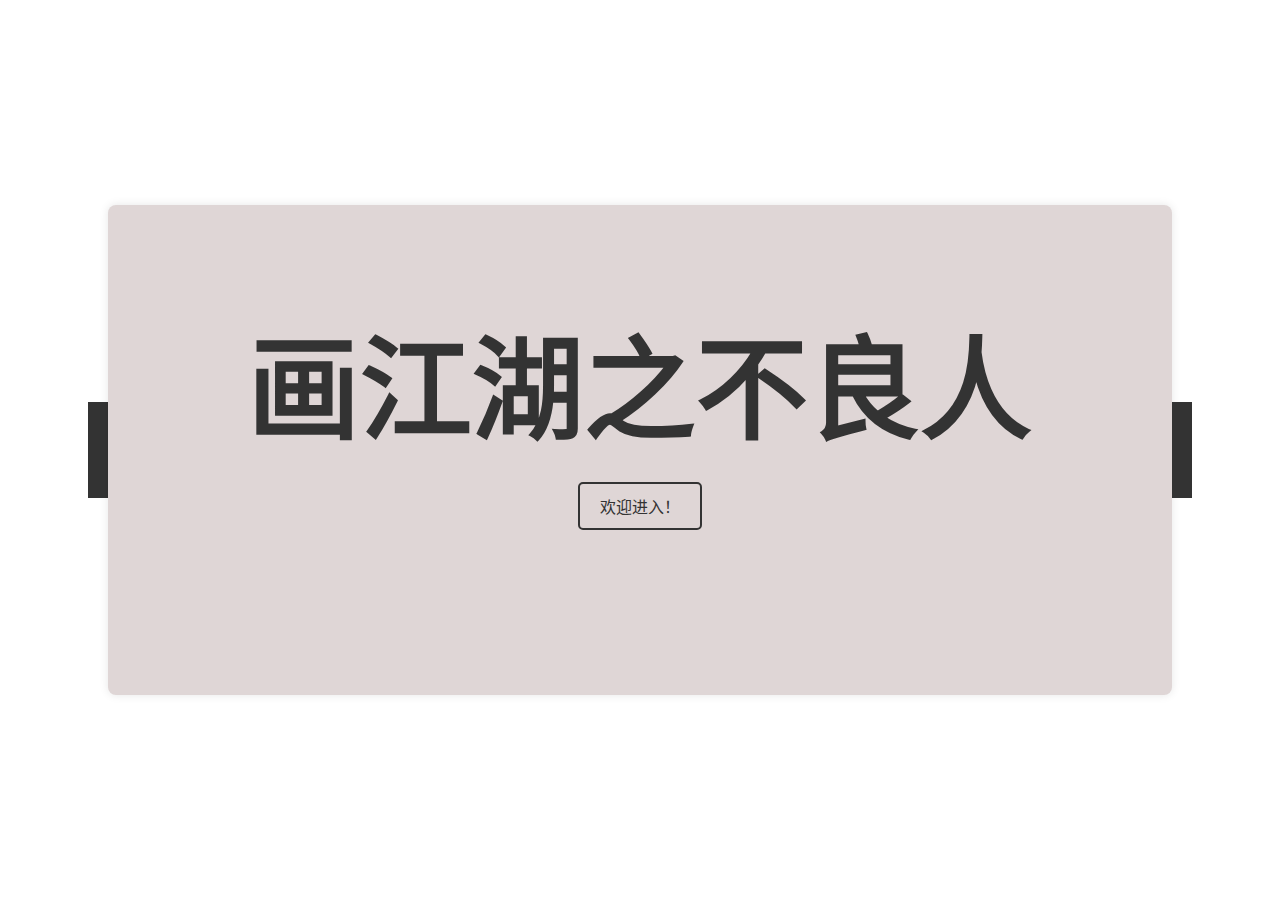
<file: index.html>
<!DOCTYPE html>
<html lang="zh-cn">
<head>
    <meta charset="UTF-8">
    <meta name="viewport" content="width=device-width, initial-scale=1.0">
    <title>我的主页</title>
    <link rel="stylesheet" href="css/index.css">
    <style>
        
    </style>
</head>
<body>
    <header>
        <h1> </h1>
    </header>
    <main>
        <h1>画江湖之不良人</h1>
        <a href="dongman1.html" class="dynamic-button">欢迎进入！</a>
    </main>
    <footer>
        <h1> </h1>
    </footer>
</body>
</html>
</file>
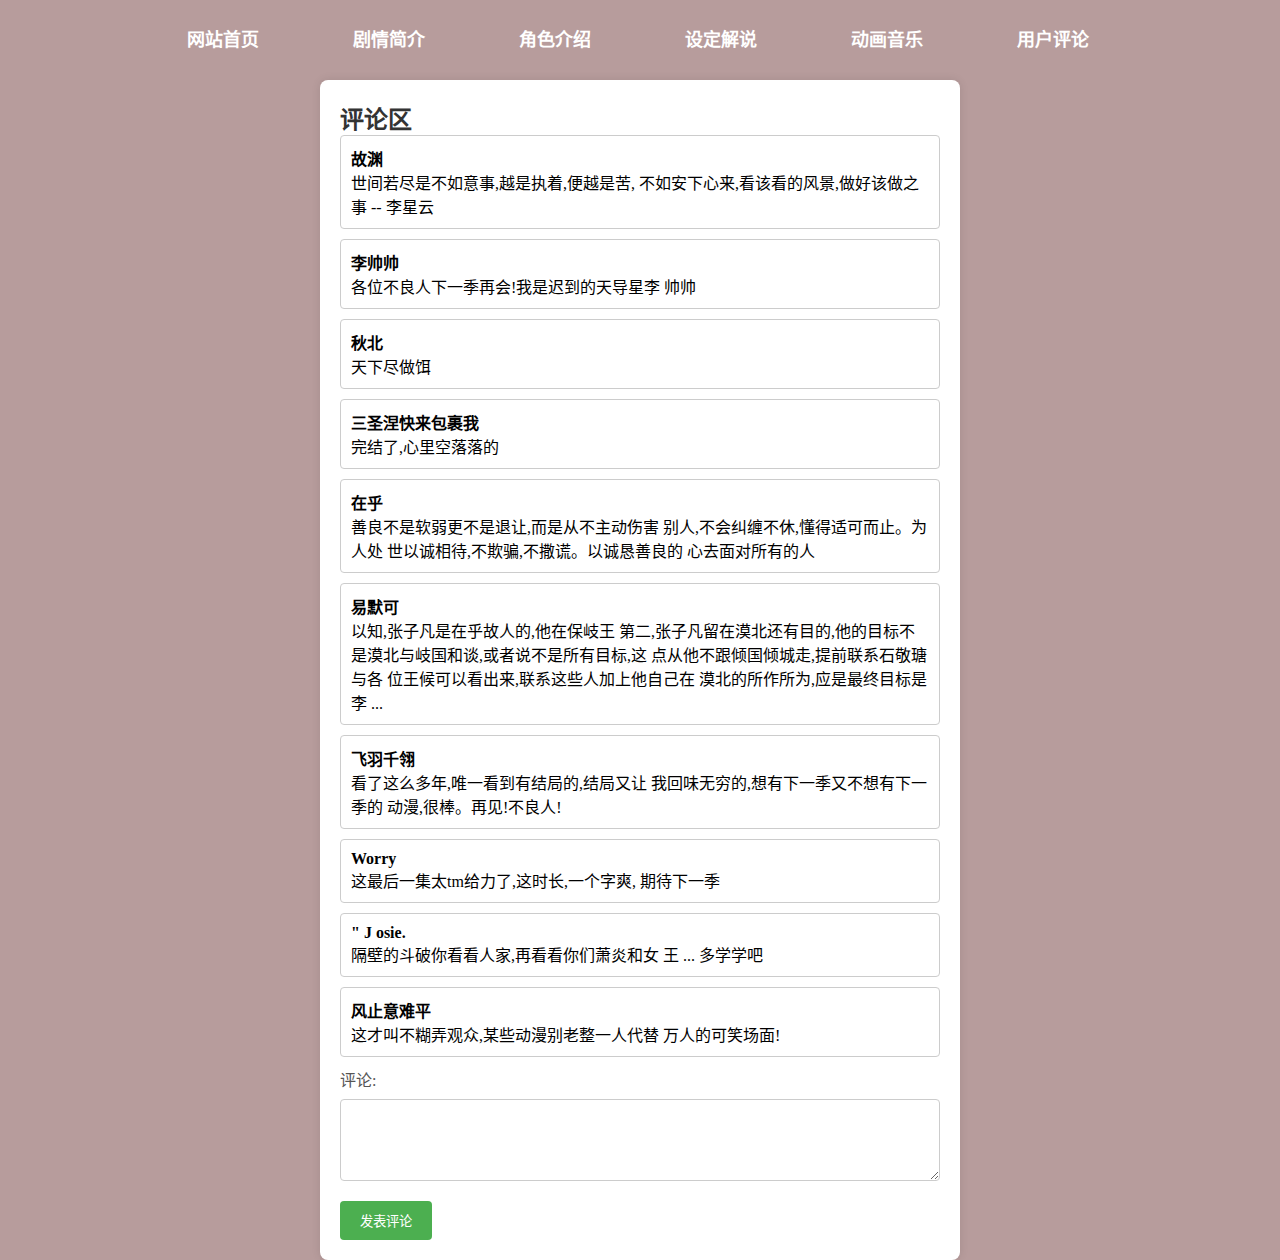
<file: comments.html>
<!DOCTYPE html>
<html lang="zh-cn">
<head>
    <meta charset="UTF-8">
    <meta name="viewport" content="width=device-width, initial-scale=1.0">
    <title>评论区页面</title>
    <link rel="stylesheet" href="dongman.css">
    <style>
        #comments {
            max-width: 600px;
            margin: auto;
            background-color: #fff;
            padding: 20px;
            box-shadow: 0 0 10px rgba(0, 0, 0, 0.1);
            border-radius: 8px;
        }

        h2 {
            color: #333;
        }

        label {
            display: block;
            margin-bottom: 8px;
            color: #555;
        }

        input,
        textarea {
            width: 100%;
            padding: 10px;
            margin-bottom: 16px;
            border: 1px solid #ccc;
            border-radius: 4px;
            box-sizing: border-box;
        }

        button {
            background-color: #4caf50;
            color: #fff;
            padding: 10px 20px;
            border: none;
            border-radius: 4px;
            cursor: pointer;
        }

        button:hover {
            background-color: #45a049;
        }

        .comment {
            border: 1px solid #ccc;
            padding: 10px;
            margin-bottom: 10px;
            border-radius: 4px;
            background-color: #fff;
        }
    </style>
</head>
<body>
<!-- 导航栏 -->
<div class="qb">
    <ul>
        <li><a href="index.html">网站首页</a></li>
        <li><a href="plot.html">剧情简介</a></li>
        <li><a href="dongman3.html">角色介绍</a></li>
        <li><a href="dongman4.html">设定解说</a></li>
        <li><a href="music.html">动画音乐</a></li>
        <li><a href="comments.html">用户评论</a></li>
    </ul>
</div>
<div id="comments">
    <h2>评论区</h2>

    <!-- 评论列表 -->
    <div id="commentList">
        <div class="comment"><strong>故渊</strong><br> 世间若尽是不如意事,越是执着,便越是苦,
            不如安下心来,看该看的风景,做好该做之
            事 -- 李星云</div>
        <div class="comment"><strong>李帅帅</strong><br> 各位不良人下一季再会!我是迟到的天导星李
            帅帅</div>
        <div class="comment"><strong>秋北</strong><br> 天下尽做饵</div>
        <div class="comment"><strong>三圣涅快来包裹我</strong><br> 完结了,心里空落落的</div>
        <div class="comment"><strong>在乎</strong><br> 善良不是软弱更不是退让,而是从不主动伤害
            别人,不会纠缠不休,懂得适可而止。为人处
            世以诚相待,不欺骗,不撒谎。以诚恳善良的
            心去面对所有的人</div>
        <div class="comment"><strong>易默可</strong><br> 以知,张子凡是在乎故人的,他在保岐王
            第二,张子凡留在漠北还有目的,他的目标不
            是漠北与岐国和谈,或者说不是所有目标,这
            点从他不跟倾国倾城走,提前联系石敬瑭与各
            位王候可以看出来,联系这些人加上他自己在
            漠北的所作所为,应是最终目标是李 ...</div>
        <div class="comment"><strong>飞羽千翎</strong><br> 看了这么多年,唯一看到有结局的,结局又让
            我回味无穷的,想有下一季又不想有下一季的
            动漫,很棒。再见!不良人!</div>
        <div class="comment"><strong>Worry</strong><br> 这最后一集太tm给力了,这时长,一个字爽,
            期待下一季</div>
        <div class="comment"><strong>" J osie.</strong><br> 隔壁的斗破你看看人家,再看看你们萧炎和女
            王 ... 多学学吧</div>
        <div class="comment"><strong>风止意难平</strong><br> 这才叫不糊弄观众,某些动漫别老整一人代替
            万人的可笑场面!</div>
    </div>

    <!-- 评论表单 -->
    <form id="commentForm">
        <label for="comment">评论:</label>
        <textarea id="comment" name="comment" rows="4" required></textarea>
        <br>
        <button type="button" onclick="addComment()">发表评论</button>
    </form>
</div>

<script>
    function addComment() {
        var name = "你";
        var comment = document.getElementById("comment").value;

        if (comment) {
            var commentList = document.getElementById("commentList");

            var newComment = document.createElement("div");
            newComment.classList.add("comment");
            newComment.innerHTML = "<strong>" + name + "</strong> <br>" + comment;

            // 插入新评论到评论列表的顶部
            if (commentList.firstChild) {
                commentList.insertBefore(newComment, commentList.firstChild);
            } else {
                commentList.appendChild(newComment);
            }

            // 清空表单
            document.getElementById("commentForm").reset();
        } else {
            alert("请填写评论内容。");
        }
    }
</script>

</body>
</html>
</file>
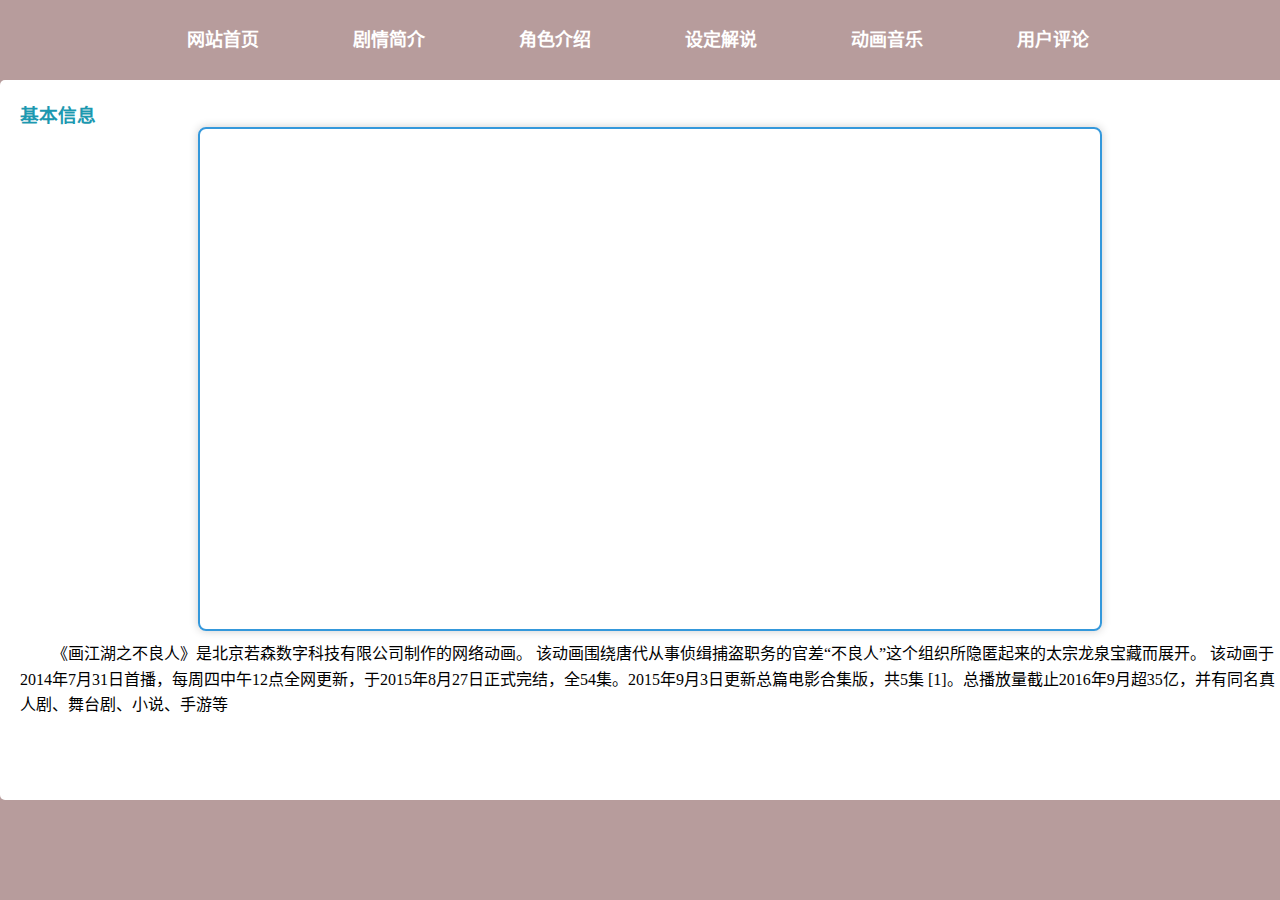
<file: dongman1.html>
<!DOCTYPE html>
<html lang="zh-cn">

<head>
    <meta charset="UTF-8">
    <meta http-equiv="X-UA-Compatible" content="IE=edge">
    <meta name="viewport" content="width=device-width, initial-scale=1.0">
    <title>网站首页</title>
    <link rel="stylesheet" href="dongman.css">
    <style>
        iframe {
            border: 2px solid #3498db;
            box-shadow: 0 0 10px rgba(0, 0, 0, 0.2);
            border-radius: 8px;
            margin: auto; /* 让 iframe 在父容器中水平居中 */
            display: block; /* 去除默认的 inline 元素样式，以使 margin: auto; 起作用 */
        }
    </style>
</head>

<body>
    <!-- 导航栏 -->
    <div class="qb">
        <ul>
            <li><a href="index.html">网站首页</a></li>
            <li><a href="plot.html">剧情简介</a></li>
            <li><a href="dongman3.html">角色介绍</a></li>
            <li><a href="dongman4.html">设定解说</a></li>
            <li><a href="music.html">动画音乐</a></li>
            <li><a href="comments.html">用户评论</a></li>
        </ul>
    </div>
    <div class="qb_1">
        <div class="qb_2">
            <h3>基本信息</h3>
            <iframe src="//player.bilibili.com/player.html?aid=382796660&bvid=BV1QZ4y1m7oe&cid=564140608&p=1&autoplay=0" width="900" height="500" frameborder="0"> </iframe>
            <p>《画江湖之不良人》是北京若森数字科技有限公司制作的网络动画。
                该动画围绕唐代从事侦缉捕盗职务的官差“不良人”这个组织所隐匿起来的太宗龙泉宝藏而展开。
                该动画于2014年7月31日首播，每周四中午12点全网更新，于2015年8月27日正式完结，全54集。2015年9月3日更新总篇电影合集版，共5集
                [1]。总播放量截止2016年9月超35亿，并有同名真人剧、舞台剧、小说、手游等
            </p>
        </div>
    </div>
</body>
</html>
</file>
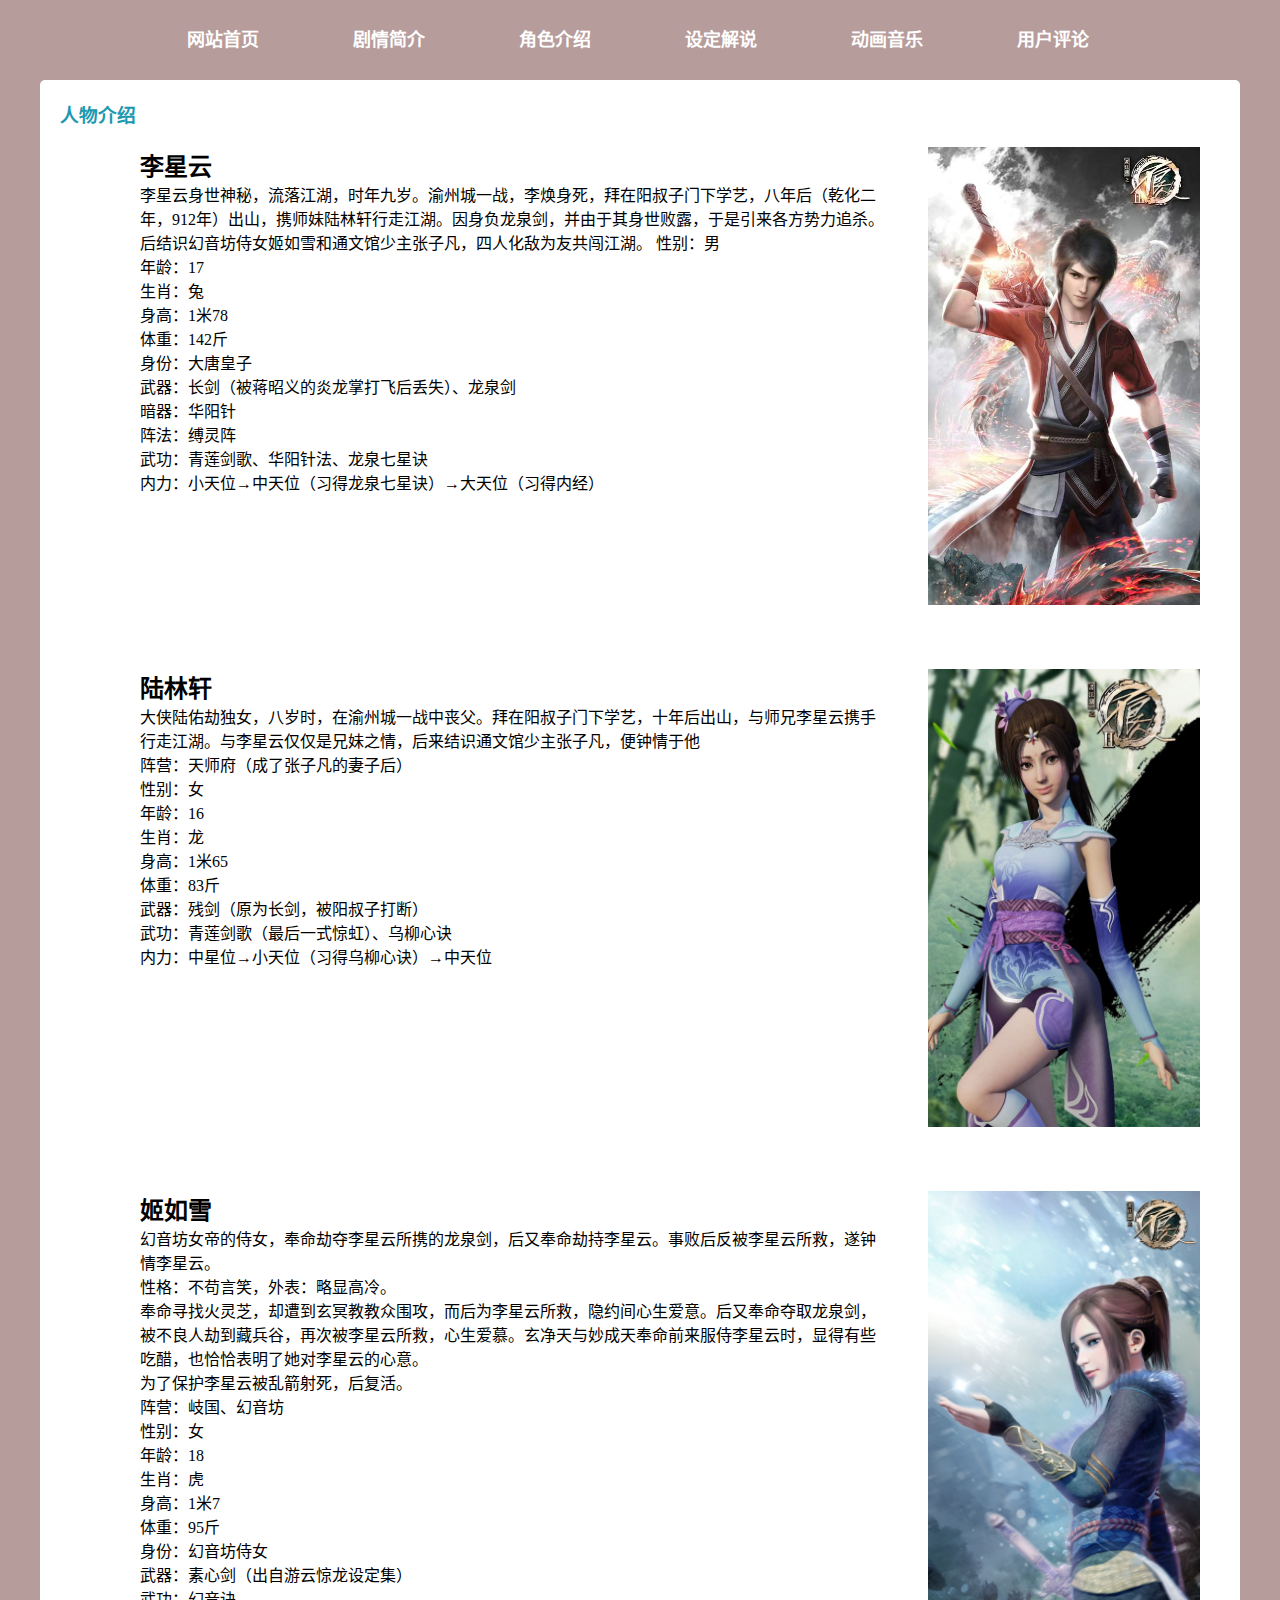
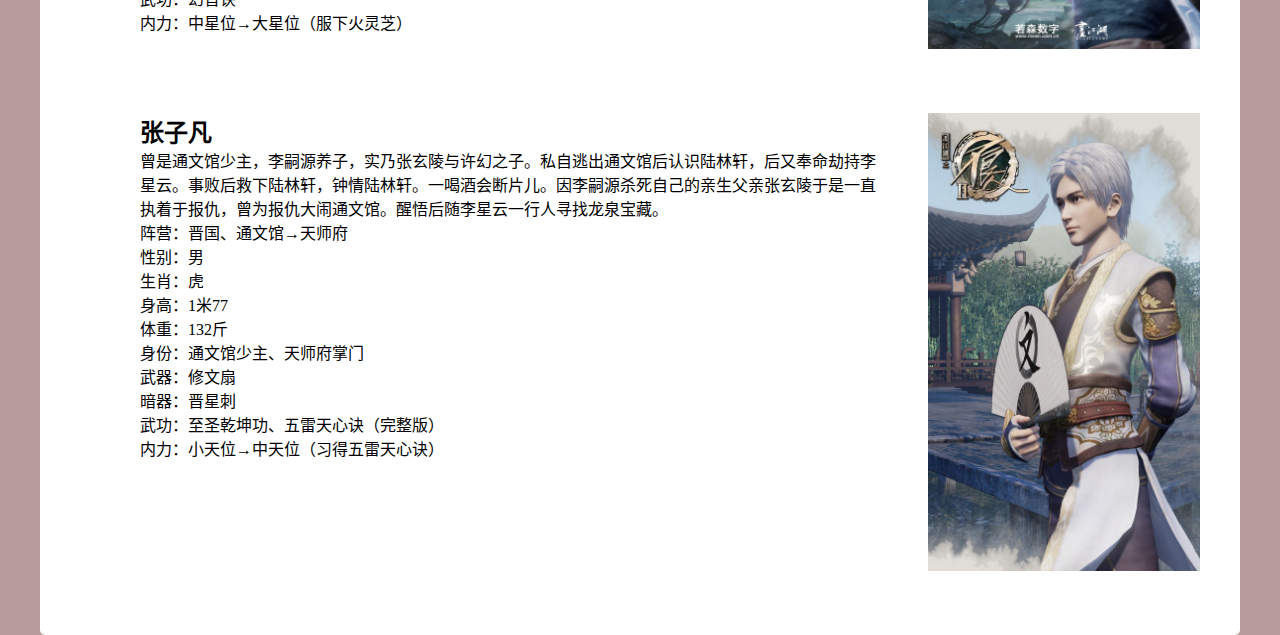
<file: dongman3.html>
<!DOCTYPE html>
<html lang="zh-cn">

<head>
    <meta charset="UTF-8">
    <meta http-equiv="X-UA-Compatible" content="IE=edge">
    <meta name="viewport" content="width=device-width, initial-scale=1.0">
    <title>人物角色</title>
    <link rel="stylesheet" href="dongman.css">
</head>

<body>
    <div class="qb">
        <ul>
            <li><a href="index.html">网站首页</a></li>
            <li><a href="plot.html">剧情简介</a></li>
            <li><a href="dongman3.html">角色介绍</a></li>
            <li><a href="dongman4.html">设定解说</a></li>
            <li><a href="music.html">动画音乐</a></li>
            <li><a href="comments.html">用户评论</a></li>
        </ul>
    </div>
    <div class="jues">
        <h3>人物介绍</h3>
        <ul>
            <li>
                <div class="character-container">
                    <div class="character-info">
                        <h2>李星云</h2>
                        <p>李星云身世神秘，流落江湖，时年九岁。渝州城一战，李焕身死，拜在阳叔子门下学艺，八年后（乾化二年，912年）出山，携师妹陆林轩行走江湖。因身负龙泉剑，并由于其身世败露，于是引来各方势力追杀。后结识幻音坊侍女姬如雪和通文馆少主张子凡，四人化敌为友共闯江湖。
                            性别：男</br>
                            年龄：17</br>
                            生肖：兔</br>
                            身高：1米78</br>
                            体重：142斤</br>
                            身份：大唐皇子</br>
                            武器：长剑（被蒋昭义的炎龙掌打飞后丢失）、龙泉剑</br>
                            暗器：华阳针</br>
                            阵法：缚灵阵</br>
                            武功：青莲剑歌、华阳针法、龙泉七星诀</br>
                            内力：小天位→中天位（习得龙泉七星诀）→大天位（习得内经）</br>
                        </p>
                    </div>
                    <div class="character-image">
                        <img src="image/p3-1.jpg" alt="角色1">
                    </div>
                </div>
            </li>
            <li>
                <div class="character-container">
                    <div class="character-info">
                        <h2>陆林轩</h2>
                        <p>
                            大侠陆佑劫独女，八岁时，在渝州城一战中丧父。拜在阳叔子门下学艺，十年后出山，与师兄李星云携手行走江湖。与李星云仅仅是兄妹之情，后来结识通文馆少主张子凡，便钟情于他<br>
                            阵营：天师府（成了张子凡的妻子后）<br>
                            性别：女<br>
                            年龄：16 <br>
                            生肖：龙 <br>
                            身高：1米65 <br>
                            体重：83斤 <br>
                            武器：残剑（原为长剑，被阳叔子打断）<br>
                            武功：青莲剑歌（最后一式惊虹）、乌柳心诀 <br>
                            内力：中星位→小天位（习得乌柳心诀）→中天位</p> <br>
                    </div>
                    <div class="character-image">
                        <img src="image/p3-2.jpg" alt="角色2">
                    </div>
                </div>
            </li>
            <li>
                <div class="character-container">
                    <div class="character-info">
                        <h2>姬如雪</h2>
                        <p>
                            幻音坊女帝的侍女，奉命劫夺李星云所携的龙泉剑，后又奉命劫持李星云。事败后反被李星云所救，遂钟情李星云。<br>
                            性格：不苟言笑，外表：略显高冷。<br>
                            奉命寻找火灵芝，却遭到玄冥教教众围攻，而后为李星云所救，隐约间心生爱意。后又奉命夺取龙泉剑，被不良人劫到藏兵谷，再次被李星云所救，心生爱慕。玄净天与妙成天奉命前来服侍李星云时，显得有些吃醋，也恰恰表明了她对李星云的心意。<br>
                            为了保护李星云被乱箭射死，后复活。<br>
                            阵营：岐国、幻音坊 <br>
                            性别：女 <br>
                            年龄：18 <br>
                            生肖：虎 <br>
                            身高：1米7 <br>
                            体重：95斤 <br>
                            身份：幻音坊侍女 <br>
                            武器：素心剑（出自游云惊龙设定集） <br>
                            武功：幻音诀 <br>
                            内力：中星位→大星位（服下火灵芝）<br>
                        </p>
                    </div>
                    <div class="character-image">
                        <img src="image/p3-3.jpg" alt="角色3">
                    </div>
                </div>
            </li>
            <li>
                <div class="character-container">
                    <div class="character-info">
                        <h2>张子凡</h2>
                        <p>
                            曾是通文馆少主，李嗣源养子，实乃张玄陵与许幻之子。私自逃出通文馆后认识陆林轩，后又奉命劫持李星云。事败后救下陆林轩，钟情陆林轩。一喝酒会断片儿。因李嗣源杀死自己的亲生父亲张玄陵于是一直执着于报仇，曾为报仇大闹通文馆。醒悟后随李星云一行人寻找龙泉宝藏。<br>
                            阵营：晋国、通文馆→天师府 <br>
                            性别：男 <br>
                            生肖：虎 <br>
                            身高：1米77 <br>
                            体重：132斤<br>
                            身份：通文馆少主、天师府掌门<br>
                            武器：修文扇<br>
                            暗器：晋星刺<br>
                            武功：至圣乾坤功、五雷天心诀（完整版）<br>
                            内力：小天位→中天位（习得五雷天心诀）<br>
                        </p>
                    </div>
                    <div class="character-image">
                        <img src="image/p3-4.jpg" alt="角色4">
                    </div>
                </div>
            </li>
        </ul>
    </div>
</body>

</html>
</file>
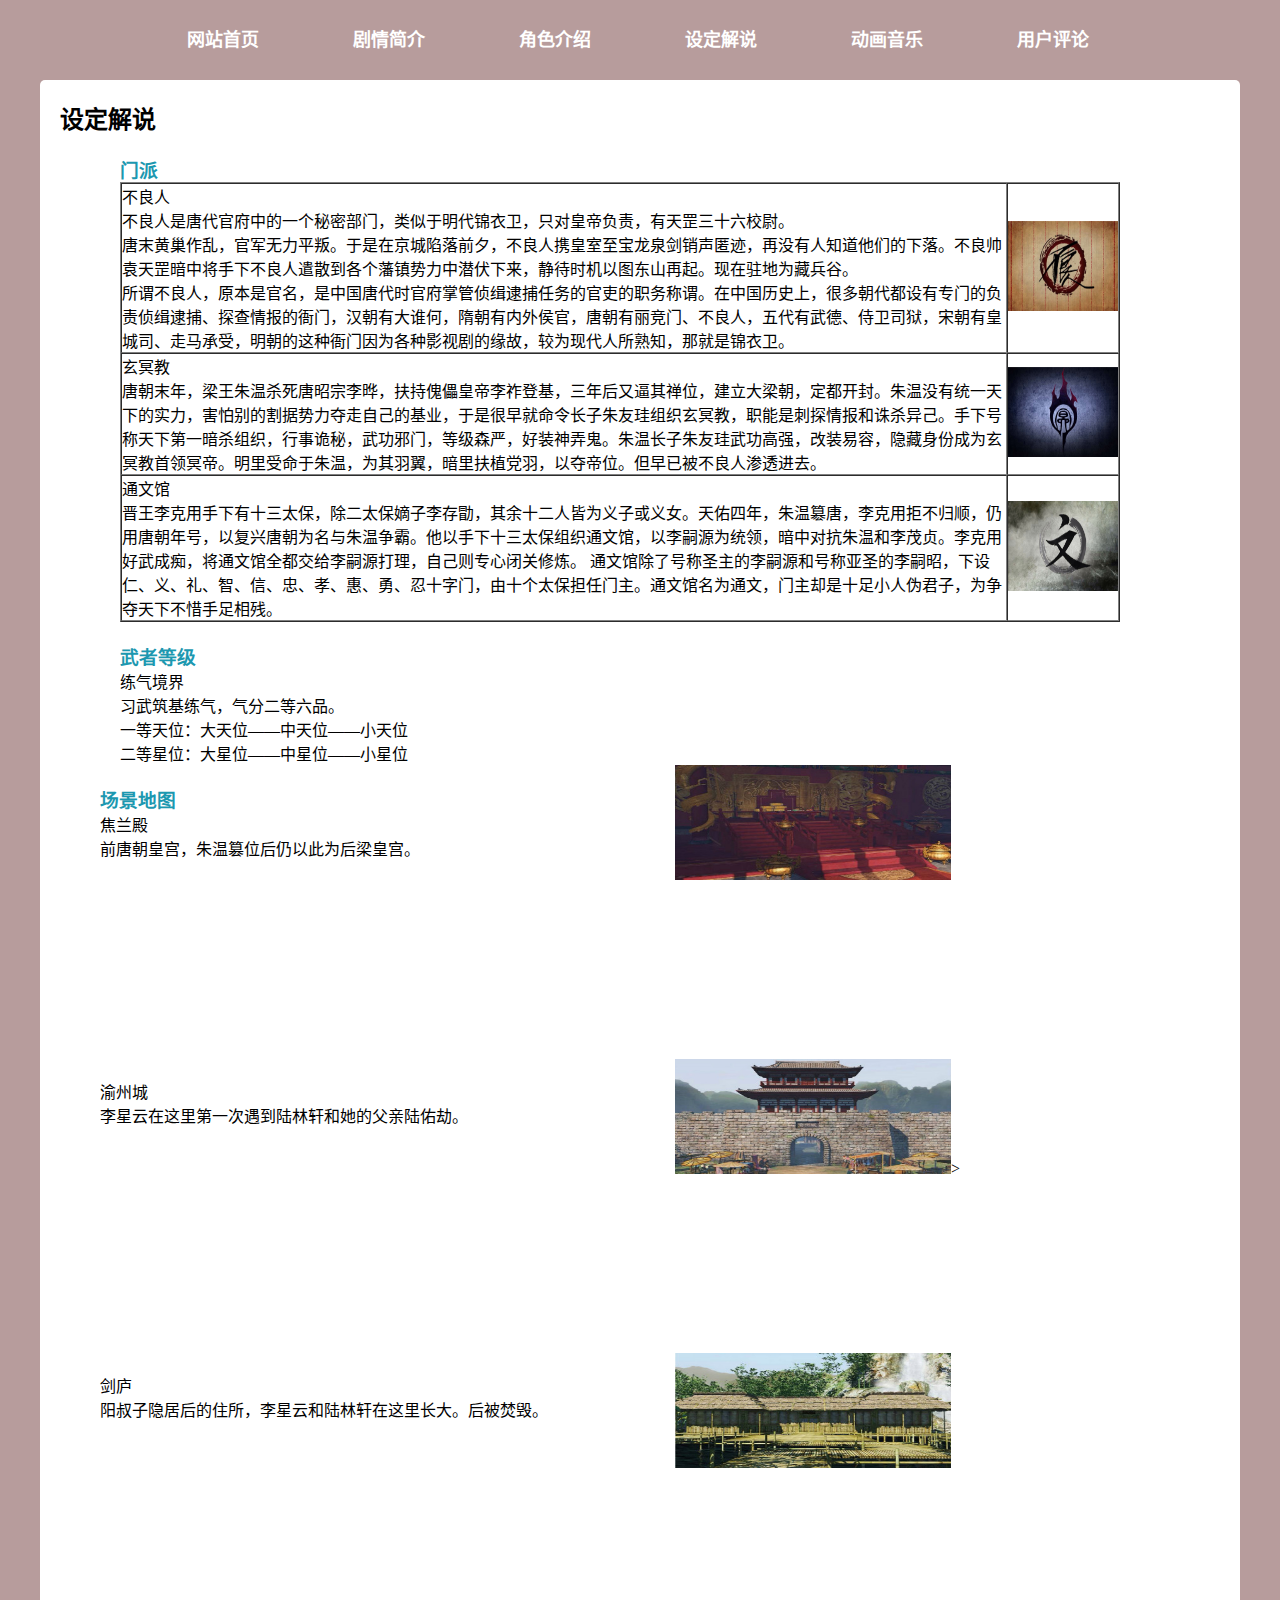
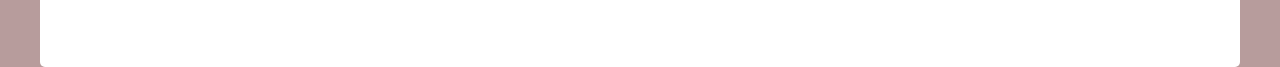
<file: dongman4.html>
<!DOCTYPE html>
<html lang="zh-cn">

<head>
    <meta charset="UTF-8">
    <meta http-equiv="X-UA-Compatible" content="IE=edge">
    <meta name="viewport" content="width=device-width, initial-scale=1.0">
    <title>设定解说</title>
    <link rel="stylesheet" href="dongman.css">
    <style>
    </style>
</head>

<body>
    <div class="qb">
        <ul>
            <li><a href="index.html">网站首页</a></li>
            <li><a href="plot.html">剧情简介</a></li>
            <li><a href="dongman3.html">角色介绍</a></li>
            <li><a href="dongman4.html">设定解说</a></li>
            <li><a href="music.html">动画音乐</a></li>
            <li><a href="comments.html">用户评论</a></li>
        </ul>
    </div>
    <div class="jues">
        <h2>设定解说</h2>
        <div class="menpai">
            <table align="center" border="1" cellpadding="20" cellspacing="0" width="1000px">
                <h3>门派</h3>
                <tr>
                    <td>
                        不良人<br>
                        不良人是唐代官府中的一个秘密部门，类似于明代锦衣卫，只对皇帝负责，有天罡三十六校尉。<br>
                        唐末黄巢作乱，官军无力平叛。于是在京城陷落前夕，不良人携皇室至宝龙泉剑销声匿迹，再没有人知道他们的下落。不良帅袁天罡暗中将手下不良人遣散到各个藩镇势力中潜伏下来，静待时机以图东山再起。现在驻地为藏兵谷。<br>
                        所谓不良人，原本是官名，是中国唐代时官府掌管侦缉逮捕任务的官吏的职务称谓。在中国历史上，很多朝代都设有专门的负责侦缉逮捕、探查情报的衙门，汉朝有大谁何，隋朝有内外侯官，唐朝有丽竞门、不良人，五代有武德、侍卫司狱，宋朝有皇城司、走马承受，明朝的这种衙门因为各种影视剧的缘故，较为现代人所熟知，那就是锦衣卫。<br>
                    </td>
                    <td><img src="image/p4-1.jpg" alt="" width="110px" height="90px"></td>
                </tr>
                <tr>
                    <td>
                        玄冥教<br>
                        唐朝末年，梁王朱温杀死唐昭宗李晔，扶持傀儡皇帝李祚登基，三年后又逼其禅位，建立大梁朝，定都开封。朱温没有统一天下的实力，害怕别的割据势力夺走自己的基业，于是很早就命令长子朱友珪组织玄冥教，职能是刺探情报和诛杀异己。手下号称天下第一暗杀组织，行事诡秘，武功邪门，等级森严，好装神弄鬼。朱温长子朱友珪武功高强，改装易容，隐藏身份成为玄冥教首领冥帝。明里受命于朱温，为其羽翼，暗里扶植党羽，以夺帝位。但早已被不良人渗透进去。
                    </td>
                    <td><img src="image/p4-2.jpg" alt="" width="110px" height="90px"></td>
                </tr>
                <tr>
                    <td>
                        通文馆<br>
                        晋王李克用手下有十三太保，除二太保嫡子李存勖，其余十二人皆为义子或义女。天佑四年，朱温簒唐，李克用拒不归顺，仍用唐朝年号，以复兴唐朝为名与朱温争霸。他以手下十三太保组织通文馆，以李嗣源为统领，暗中对抗朱温和李茂贞。李克用好武成痴，将通文馆全都交给李嗣源打理，自己则专心闭关修炼。
                        通文馆除了号称圣主的李嗣源和号称亚圣的李嗣昭，下设仁、义、礼、智、信、忠、孝、惠、勇、忍十字门，由十个太保担任门主。通文馆名为通文，门主却是十足小人伪君子，为争夺天下不惜手足相残。</td>
                    <td><img src="image/p4-3.jpg" alt="" width="110px" height="90px"></td>
                </tr>
            </table>
        </div>
        <div class="wuzhe">
            <h3>武者等级</h3>
            <p>练气境界<br>
                习武筑基练气，气分二等六品。<br>
                一等天位：大天位——中天位——小天位<br>
                二等星位：大星位——中星位——小星位<br></p>
        </div>
        <div class="chang">
            <ul>
                <li>
                    <div class="character-container">
                        <div class="changjing">
                            <h3>场景地图</h3>
                            <p>焦兰殿<br>
                                前唐朝皇宫，朱温篡位后仍以此为后梁皇宫。<br>
                            </p>
                        </div>
                        <div class="changjing-image">
                            <img src="image/p4-4.jpg" width="276px" height="115px">
                        </div>
                    </div>
                </li>
                <li>
                    <div class="character-container">
                        <div class="changjing">
                            <p>渝州城<br>
                                李星云在这里第一次遇到陆林轩和她的父亲陆佑劫。<br>
                            </p>
                        </div>
                        <div class="changjing-image">
                            <img src="image/p4-5.jpg" width="276px" height="115px">>
                        </div>
                    </div>
                </li>
                <li>
                    <div class="character-container">
                        <div class="changjing">
                            <p>
                                剑庐<br>
                                阳叔子隐居后的住所，李星云和陆林轩在这里长大。后被焚毁。<br>
                            </p>
                        </div>
                        <div class="changjing-image">
                            <img src="image/p4-6.jpg" width="276px" height="115px">
                        </div>
                    </div>
                </li>
            </ul>
        </div>
    </div>
</body>

</html>

</html>
</file>
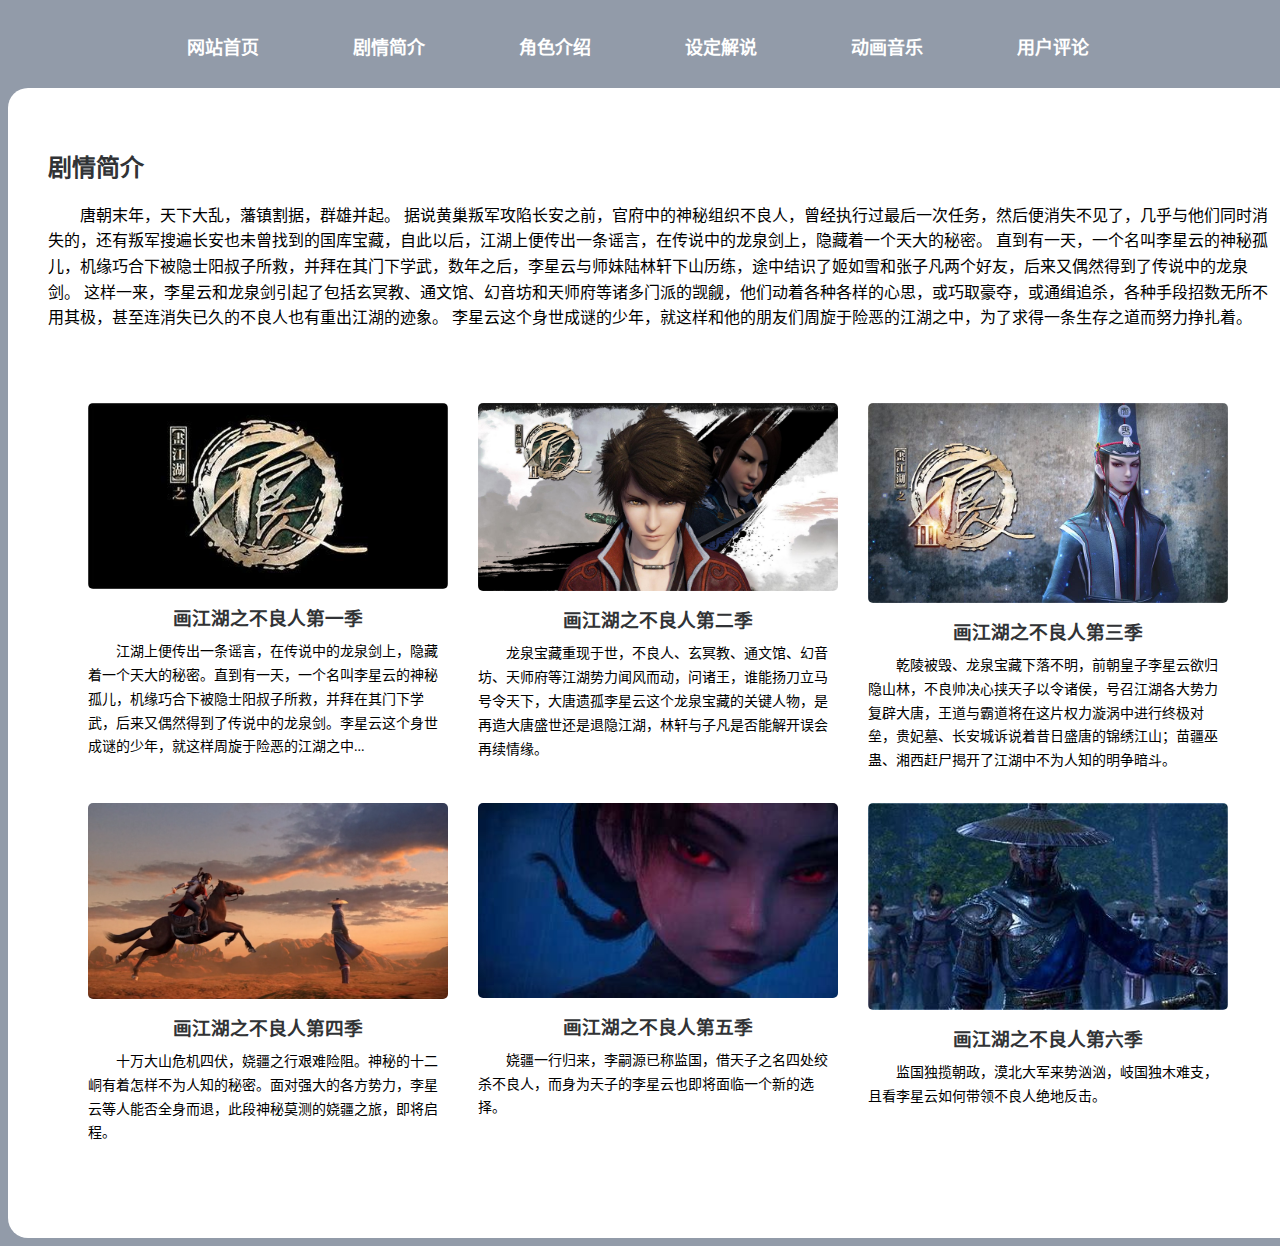
<file: plot.html>
<!DOCTYPE html>
<html lang="zh-cn">

<head>
    <meta charset="UTF-8">
    <meta http-equiv="X-UA-Compatible" content="IE=edge">
    <meta name="viewport" content="width=device-width, initial-scale=1.0">
    <title>网站首页</title>
    <link rel="stylesheet" href="css/plot.css">
    <style>

    </style>

</head>

<body>
    <!-- 导航栏 -->
    <div class="qb">
        <ul>
            <li><a href="index.html">网站首页</a></li>
            <li><a href="plot.html">剧情简介</a></li>
            <li><a href="dongman3.html">角色介绍</a></li>
            <li><a href="dongman4.html">设定解说</a></li>
            <li><a href="music.html">动画音乐</a></li>
            <li><a href="comments.html">用户评论</a></li>
        </ul>
    </div>
    <!-- 正文内容 -->
    <div class="qb_1">
        <div class="qb_2">
            <h2>剧情简介</h2>
            <p>唐朝末年，天下大乱，藩镇割据，群雄并起。
            据说黄巢叛军攻陷长安之前，官府中的神秘组织不良人，曾经执行过最后一次任务，然后便消失不见了，几乎与他们同时消失的，还有叛军搜遍长安也未曾找到的国库宝藏，自此以后，江湖上便传出一条谣言，在传说中的龙泉剑上，隐藏着一个天大的秘密。
            直到有一天，一个名叫李星云的神秘孤儿，机缘巧合下被隐士阳叔子所救，并拜在其门下学武，数年之后，李星云与师妹陆林轩下山历练，途中结识了姬如雪和张子凡两个好友，后来又偶然得到了传说中的龙泉剑。
            这样一来，李星云和龙泉剑引起了包括玄冥教、通文馆、幻音坊和天师府等诸多门派的觊觎，他们动着各种各样的心思，或巧取豪夺，或通缉追杀，各种手段招数无所不用其极，甚至连消失已久的不良人也有重出江湖的迹象。
            李星云这个身世成谜的少年，就这样和他的朋友们周旋于险恶的江湖之中，为了求得一条生存之道而努力挣扎着。</p>
                <br>
                <br>
            <div class="qb_3">
                <ul>
                    <li>
                        <img src="图片/1.jpg" alt="">
                        <h3>画江湖之不良人第一季</h3>
                        <p>江湖上便传出一条谣言，在传说中的龙泉剑上，隐藏着一个天大的秘密。直到有一天，一个名叫李星云的神秘孤儿，机缘巧合下被隐士阳叔子所救，并拜在其门下学武，后来又偶然得到了传说中的龙泉剑。李星云这个身世成谜的少年，就这样周旋于险恶的江湖之中...
                        </p>
                    </li>
                    <li>
                        <img src="图片/2.jpg" alt="">
                        <h3>画江湖之不良人第二季</h3>
                        <p>龙泉宝藏重现于世，不良人、玄冥教、通文馆、幻音坊、天师府等江湖势力闻风而动，问诸王，谁能扬刀立马号令天下，大唐遗孤李星云这个龙泉宝藏的关键人物，是再造大唐盛世还是退隐江湖，林轩与子凡是否能解开误会再续情缘。
                        </p>
                    </li>
                    <li>
                        <img src="图片/3.jpg" alt="">
                        <h3>画江湖之不良人第三季</h3>
                        <p>乾陵被毁、龙泉宝藏下落不明，前朝皇子李星云欲归隐山林，不良帅决心挟天子以令诸侯，号召江湖各大势力复辟大唐，王道与霸道将在这片权力漩涡中进行终极对垒，贵妃墓、长安城诉说着昔日盛唐的锦绣江山；苗疆巫蛊、湘西赶尸揭开了江湖中不为人知的明争暗斗。
                        </p>
                    </li>
                    <li>
                        <img src="图片/4.png" alt="">
                        <h3>画江湖之不良人第四季</h3>
                        <p>十万大山危机四伏，娆疆之行艰难险阻。神秘的十二峒有着怎样不为人知的秘密。面对强大的各方势力，李星云等人能否全身而退，此段神秘莫测的娆疆之旅，即将启程。
                        </p>
                    </li>
                    <li>
                        <img src="图片/5.jpg" alt="">
                        <h3>画江湖之不良人第五季</h3>
                        <p>娆疆一行归来，李嗣源已称监国，借天子之名四处绞杀不良人，而身为天子的李星云也即将面临一个新的选择。
                        </p>
                    </li>
                    <li>
                        <img src="图片/66.jpg" alt="">
                        <h3>画江湖之不良人第六季</h3>
                        <p>监国独揽朝政，漠北大军来势汹汹，岐国独木难支，且看李星云如何带领不良人绝地反击。
                        </p>
                    </li>
                </ul>
            </div>
        </div>
    </div>
</body>
</html>
</file>
<file: css/index.css>
body {
    font-family: Arial, sans-serif;
    margin: 0;
    padding: 0;
    background-color: #ffffff;
    display: flex;
    align-items: center;
    justify-content: center;
    height: 100vh;
}
main {
    text-align: center;
    padding: 20px;
    border-radius: 8px;
    background-color: #dfd6d6;
    box-shadow: 0 0 10px rgba(0, 0, 0, 0.1);
    width: 80%;
    height: 50%;
}
header {
    background-color: #333;
    color: #fff;
    padding: 10px;
    text-align: center;
}
h1 {
    color: #333;
    font-size: 7em;
    margin-bottom: 20px;
    font-family: 'Franklin Gothic Medium', 'Arial Narrow', Arial, sans-serif;
}

footer {
    background-color: #333;
    color: #fff;
    padding: 10px;
    text-align: center;
}
.dynamic-button {
display: inline-block;
padding: 10px 20px;
text-align: center;
text-decoration: none;
font-size: 16px;
border: 2px solid #333;
color: #333;
border-radius: 5px;
transition: background-color 0.3s, color 0.3s;
}

/* 悬停效果 */
.dynamic-button:hover {
background-color: #333;
color: #fff;
}

/* 按下效果 */
.dynamic-button:active {
transform: scale(0.95);
}

/* 禁用效果 */
.dynamic-button:disabled {
opacity: 0.5;
cursor: not-allowed;
}
</file>
<file: dongman.css>
* {
    margin: 0;
    padding: 0;
}

li {
    list-style: none;
}

body {
    background-color: #b79c9c;
}

.qb {
    width: 1000px;
    margin: 0 auto;
    padding: 5px;
}

.qb ul {
    padding: 0;
    margin: 20px;
    height: 30px;
    margin: 20px 0;
}

.qb ul li {
    float: left;
    width: 166px;
    text-align: center;
    list-style: none;
}

.qb ul li:hover {
    background-color: white;
    border-radius: 15px;
}

.qb ul li:hover a {
    color: #313336;
}

.qb ul li.active {
    background-color: white;
    border-radius: 15px;
}

.qb ul li.active a {
    color: #313336;
}

.qb ul li a {
    color: white;
    font-weight: bold;
    font-size: 18px;
    text-decoration: none;
}

.qb_1 {
    width: 1300px;
    height: 720PX;
    padding: 20px;
    margin: 0 auto;
    box-sizing: border-box;
    border-radius: 5px;
    background-color: white;
}

h3 {
    color: #1c98b0;
}

.qb_2 p {
    margin: 10px 0;
    line-height: 1.6;
    text-indent: 2em;
}

.qb_2 img {
    width: 100%;
    border-radius: 5px;
    margin: 20px 0;
}

* {
	margin: 0px;
	padding-top: 0px;
	padding-right: 0px;
	padding-left: 0px;
	padding-bottom: 0px;
}

.banner {
    width: 550px;
    margin: auto;
    border-radius: 10px;
    height: 550px;
    position: relative;
    overflow: hidden;
}

.imgList {
    list-style: none;
    /* width: 2480px; */
    position: absolute;
    /* left:-620px; */
}

.imgList img {
    width: 550px;
    height: 550px;
}

.imgList li {
    float: left;
    margin-right: 20px;
}

.circle {
    position: absolute;
    bottom: 15px;
    left: 50%;
    transform: translateX(-50%);
}

.circle a {
    width: 15px;
    height: 15px;
    background: #ececec;
    display: block;
    border-radius: 50%;
    opacity: .5;
    float: left;
    margin-right: 5px;
    cursor: pointer;
}

.circle a.hover {
    background: white;
    opacity: .8;
}

.qb_3 {
    width: 100%;
    height: 600px;
    background-color: white;
}

.qb_3 ul li {
    float: left;
    width: 300px;
    /* margin-right: 30px; */
    list-style: none;
    margin: 10px 30px 10px 0;
}

.qb_3 ul li:nth-child(3n) {
    margin-right: 0;
}

.qb_3 img {
    margin: 0;
}

.qb_3 h3 {
    text-align: center;
    margin: 10px 0;
}

.qb_3 p {
    font-size: 14px;
    line-height: 1.7;
    display: -webkit-box;
    -webkit-line-clamp: 6;
    -webkit-box-orient: vertical;
    overflow: hidden;
}

.qb_4 {
    width: 100%;
    height: 200px;
    background-color: white;
}

.qb_4 img {
    float: left;
    width: 260px;
}

.qb_4 p {
    float: left;
    padding: 0 20px;
    box-sizing: border-box;
    width: 700px;
    font-size: 14px;
    line-height: 1.8;
    margin-top: 25px;
}

.qb_4 a {
    color: #1c98b0;
    font-size: 14px;
    text-decoration: none;
    margin-left: 20px;
}

.jues {
    width: 1200px;
    padding: 20px;
    margin: 0 auto;
    box-sizing: border-box;
    border-radius: 5px;
    background-color: white;
}

.character-container {
    display: flex;
    align-items: stretch;
    margin-bottom: 20px;
}

.character-info {

    background-color: white;
    padding: 20px;
    width: 807px;
    height: 458px;
    margin-left: 60px;
}

.character-image {
    flex: 1;
    padding: 20px;
}

.character-image img {
    width: 272px;
    height: 458px;
}

.menpai {
    margin-left: 60px;
    margin-top: 20px;
}

.wuzhe {
    margin-left: 60px;
    margin-top: 20px;
}

.changjing {
    width: 535px;
    height: 214px;
    margin: 40px;
    margin-top: 20px;
}
</file>
<file: css/plot.css>
body {
    background-color: #929ba9;
}


.qb {
    width: 1000px;
    margin: 0 auto;
    padding: 5px;
}

.qb ul {
    padding: 0;
    margin: 20px;
    height: 30px;
    margin: 20px 0;
}

.qb ul li {
    float: left;
    width: 166px;
    text-align: center;
    list-style: none;
}

.qb ul li:hover {
    background-color: white;
    border-radius: 15px;
}

.qb ul li:hover a {
    color: #313336;
}

.qb ul li.active {
    background-color: white;
    border-radius: 15px;
}

.qb ul li.active a {
    color: #313336;
}

.qb ul li a {
    color: white;
    font-weight: bold;
    font-size: 18px;
    text-decoration: none;
}

.qb_1 {
    width: 1300px;
    height: 1150px;
    padding: 40px;
    margin: 0 auto;
    box-sizing: border-box;
    border-radius: 20px;
    background-color: white;
}

h3 {
    color: #313336;
}

.qb_2 p {
    margin: 10px 0;
    line-height: 1.6;
    text-indent: 2em;
}

.qb_2 img {
    width: 100%;
    border-radius: 5px;
    margin: 10px 0;
}

.qb_2 h2 {
    color: #313336;
}

.qb_3 {
    width: 100%;
    height: 600px;
    background-color: white;
    margin: 0;
}

.qb_3 ul li {
    float: left;
    width: 360px;
    /* margin-right: 30px; */
    list-style: none;
    margin: 10px 30px 10px 0;
}

.qb_3 ul li:nth-child(3n) {
    margin-right: 0;
}

.qb_3 img {
    margin: 0;
}

.qb_3 h3 {
    text-align: center;
    margin: 10px 0;
}

.qb_3 p {
    font-size: 14px;
    line-height: 1.7;
    display: -webkit-box;
    -webkit-line-clamp: 6;
    -webkit-box-orient: vertical;
    overflow: hidden;
}
</file>
